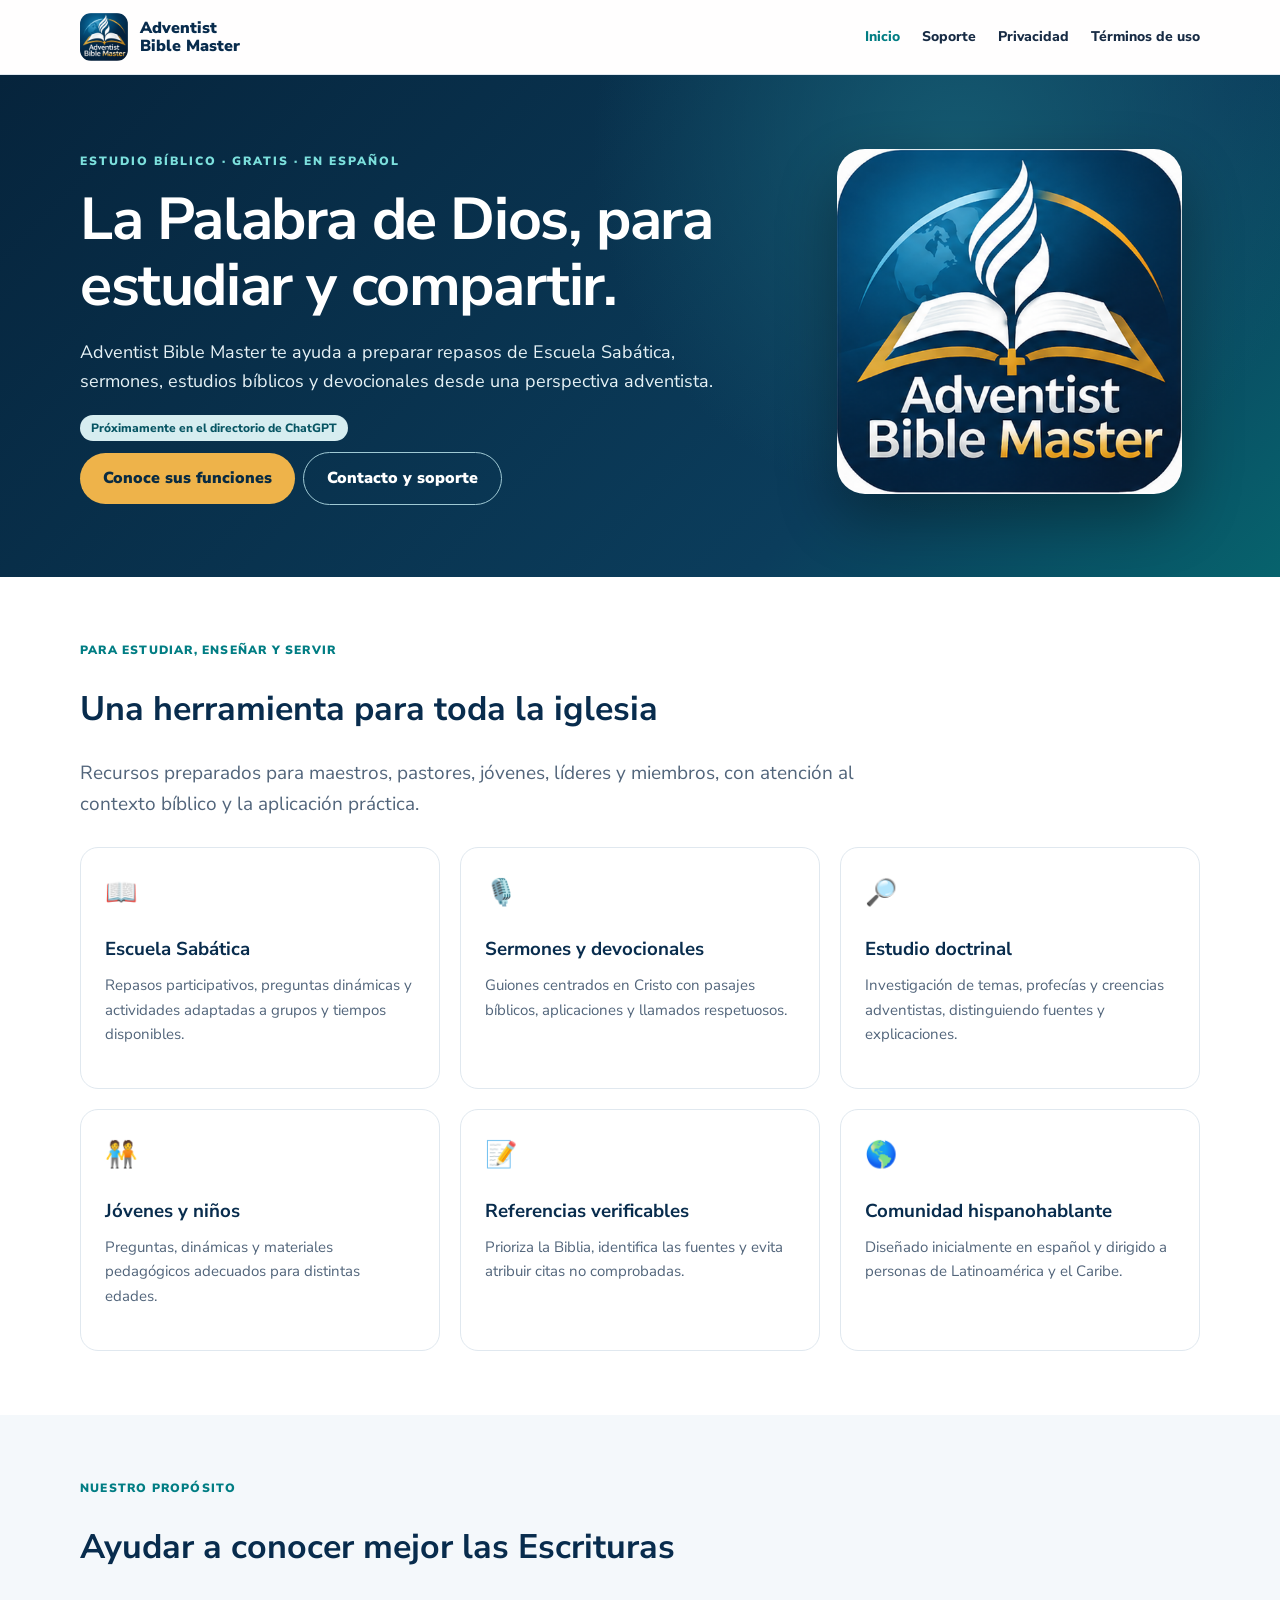
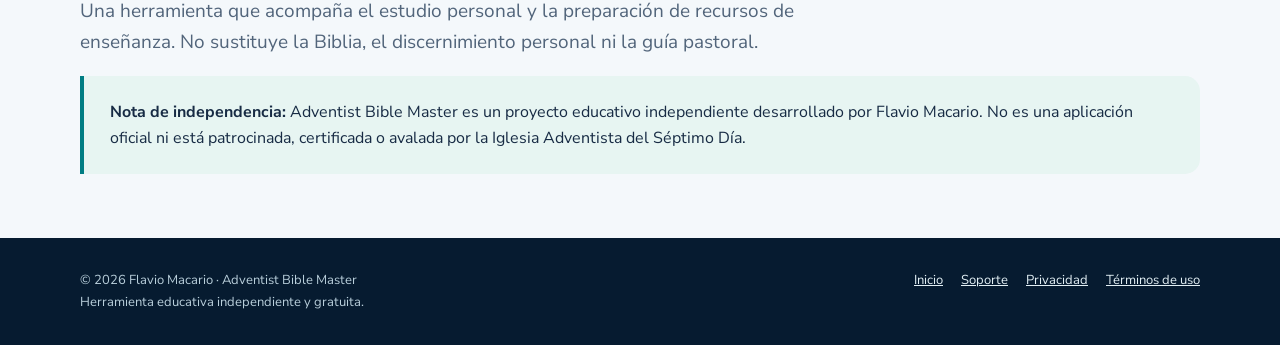
<file: index.html>
<!doctype html><html lang="es"><head><meta charset="utf-8"><meta name="viewport" content="width=device-width,initial-scale=1"><meta name="description" content="Adventist Bible Master: asistente gratuito de estudio bíblico desde una perspectiva adventista, creado por Flavio Macario."><title>Inicio | Adventist Bible Master</title><link rel="icon" type="image/png" href="logo.png"><link rel="stylesheet" href="estilos.css"></head><body><header><div class="wrap"><a class="brand" href="index.html"><img src="logo.png" alt="Icono Adventist Bible Master"><span>Adventist<br>Bible Master</span></a><nav aria-label="Navegación principal"><a href="index.html" aria-current="page">Inicio</a><a href="soporte.html">Soporte</a><a href="privacidad.html">Privacidad</a><a href="terminos.html">Términos de uso</a></nav></div></header><section class="hero"><div class="wrap"><div><span class="kicker">Estudio bíblico · Gratis · En español</span><h1>La Palabra de Dios, para estudiar y compartir.</h1><p>Adventist Bible Master te ayuda a preparar repasos de Escuela Sabática, sermones, estudios bíblicos y devocionales desde una perspectiva adventista.</p><span class="label">Próximamente en el directorio de ChatGPT</span><div><a class="button" href="#funciones">Conoce sus funciones</a><a class="button secondary" href="soporte.html">Contacto y soporte</a></div></div><div><img src="logo.png" alt="Emblema de Adventist Bible Master: Biblia abierta"></div></div></section>
<section class="section" id="funciones"><div class="wrap"><div class="eyebrow">Para estudiar, enseñar y servir</div><h2>Una herramienta para toda la iglesia</h2><p class="lead">Recursos preparados para maestros, pastores, jóvenes, líderes y miembros, con atención al contexto bíblico y la aplicación práctica.</p><div class="cards"><div class="card"><div class="symbol">📖</div><h3>Escuela Sabática</h3><p>Repasos participativos, preguntas dinámicas y actividades adaptadas a grupos y tiempos disponibles.</p></div><div class="card"><div class="symbol">🎙️</div><h3>Sermones y devocionales</h3><p>Guiones centrados en Cristo con pasajes bíblicos, aplicaciones y llamados respetuosos.</p></div><div class="card"><div class="symbol">🔎</div><h3>Estudio doctrinal</h3><p>Investigación de temas, profecías y creencias adventistas, distinguiendo fuentes y explicaciones.</p></div><div class="card"><div class="symbol">🧑‍🤝‍🧑</div><h3>Jóvenes y niños</h3><p>Preguntas, dinámicas y materiales pedagógicos adecuados para distintas edades.</p></div><div class="card"><div class="symbol">📝</div><h3>Referencias verificables</h3><p>Prioriza la Biblia, identifica las fuentes y evita atribuir citas no comprobadas.</p></div><div class="card"><div class="symbol">🌎</div><h3>Comunidad hispanohablante</h3><p>Diseñado inicialmente en español y dirigido a personas de Latinoamérica y el Caribe.</p></div></div></div></section>
<section class="section light"><div class="wrap"><div class="eyebrow">Nuestro propósito</div><h2>Ayudar a conocer mejor las Escrituras</h2><p class="lead">Una herramienta que acompaña el estudio personal y la preparación de recursos de enseñanza. No sustituye la Biblia, el discernimiento personal ni la guía pastoral.</p><div class="banner"><strong>Nota de independencia:</strong> Adventist Bible Master es un proyecto educativo independiente desarrollado por Flavio Macario. No es una aplicación oficial ni está patrocinada, certificada o avalada por la Iglesia Adventista del Séptimo Día.</div></div></section><footer><div class="wrap"><div>© 2026 Flavio Macario · Adventist Bible Master<br>Herramienta educativa independiente y gratuita.</div><div class="footer-links"><a href="index.html" aria-current="page">Inicio</a><a href="soporte.html">Soporte</a><a href="privacidad.html">Privacidad</a><a href="terminos.html">Términos de uso</a></div></div></footer></body></html>
</file>
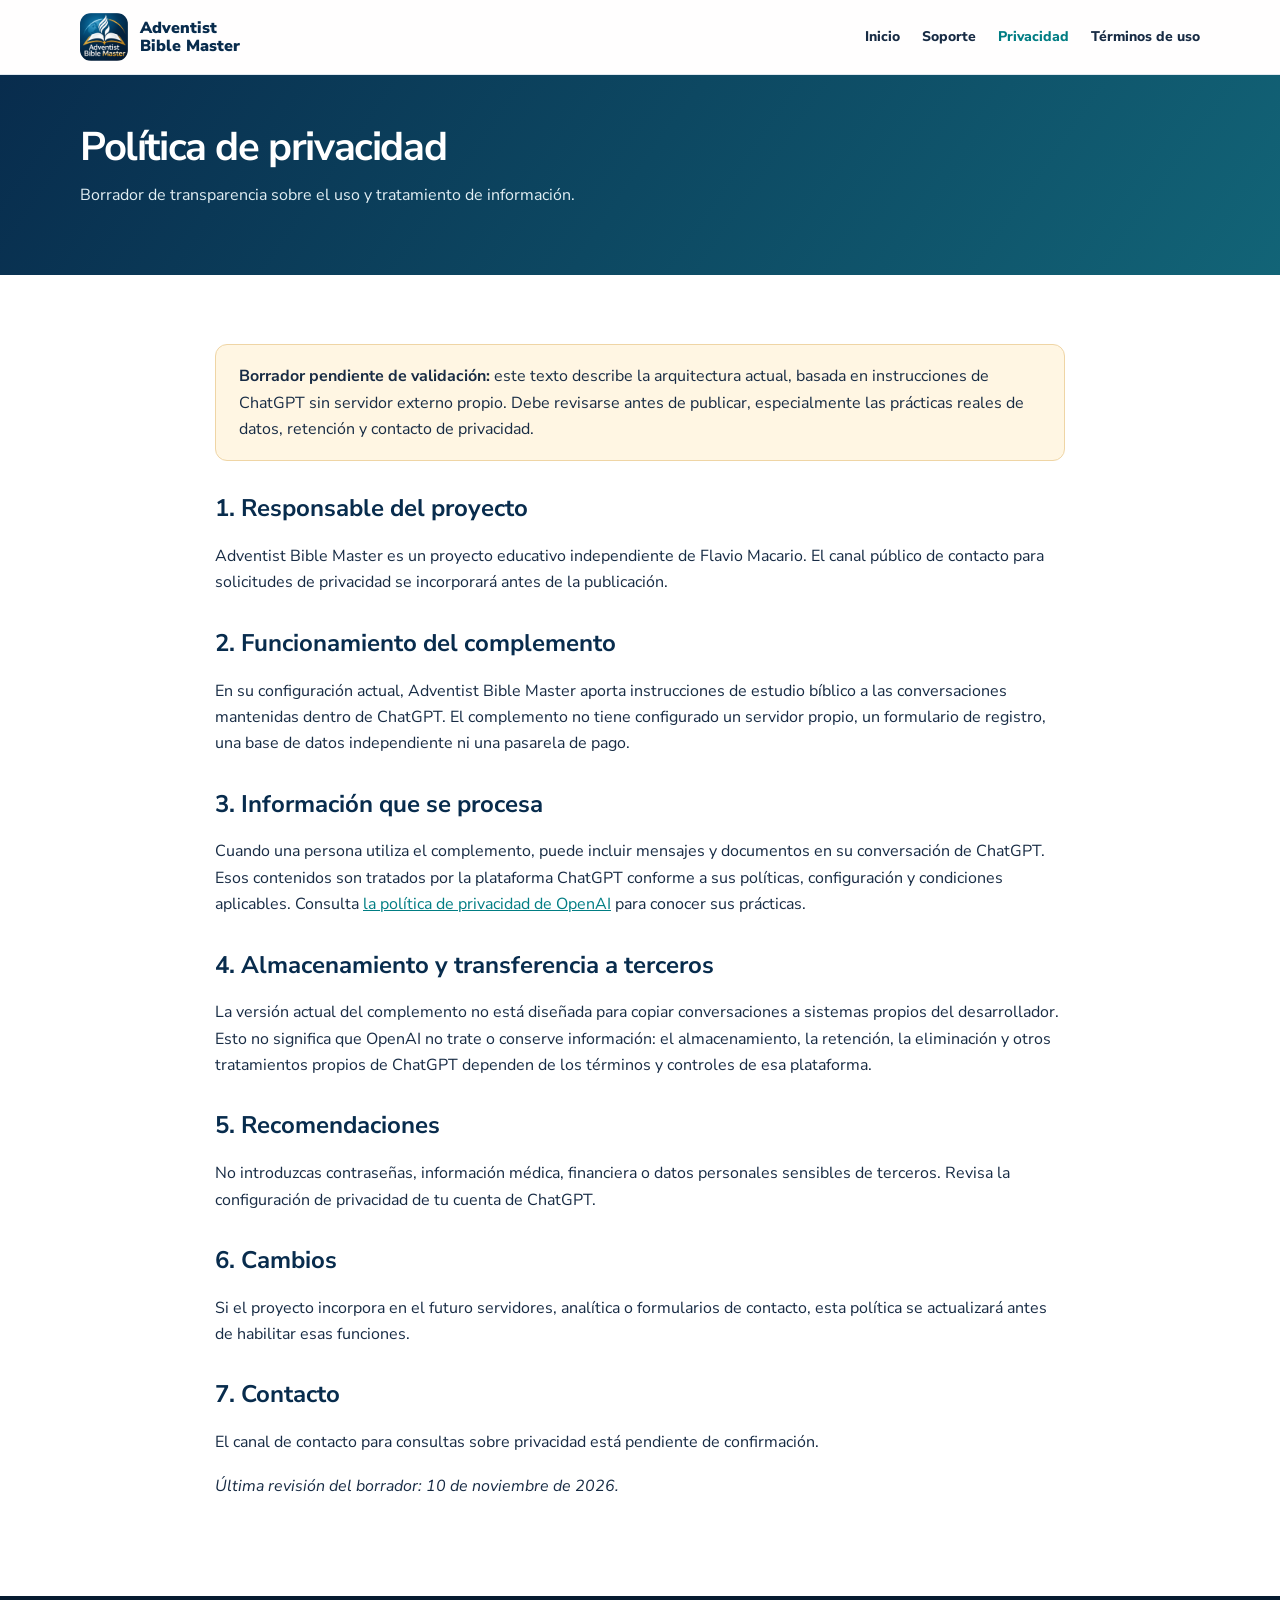
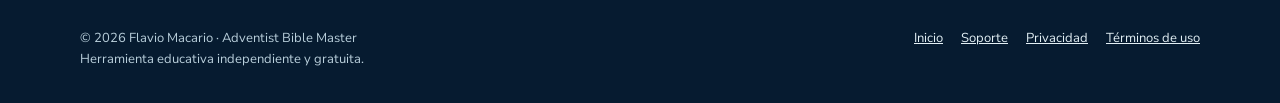
<file: privacidad.html>
<!doctype html><html lang="es"><head><meta charset="utf-8"><meta name="viewport" content="width=device-width,initial-scale=1"><meta name="description" content="Adventist Bible Master: asistente gratuito de estudio bíblico desde una perspectiva adventista, creado por Flavio Macario."><title>Privacidad | Adventist Bible Master</title><link rel="icon" type="image/png" href="logo.png"><link rel="stylesheet" href="estilos.css"></head><body><header><div class="wrap"><a class="brand" href="index.html"><img src="logo.png" alt="Icono Adventist Bible Master"><span>Adventist<br>Bible Master</span></a><nav aria-label="Navegación principal"><a href="index.html">Inicio</a><a href="soporte.html">Soporte</a><a href="privacidad.html" aria-current="page">Privacidad</a><a href="terminos.html">Términos de uso</a></nav></div></header><div class="page-head"><div class="wrap"><h1>Política de privacidad</h1><p>Borrador de transparencia sobre el uso y tratamiento de información.</p></div></div><main class="wrap prose"><div class="notice"><strong>Borrador pendiente de validación:</strong> este texto describe la arquitectura actual, basada en instrucciones de ChatGPT sin servidor externo propio. Debe revisarse antes de publicar, especialmente las prácticas reales de datos, retención y contacto de privacidad.</div><h2>1. Responsable del proyecto</h2><p>Adventist Bible Master es un proyecto educativo independiente de Flavio Macario. El canal público de contacto para solicitudes de privacidad se incorporará antes de la publicación.</p><h2>2. Funcionamiento del complemento</h2><p>En su configuración actual, Adventist Bible Master aporta instrucciones de estudio bíblico a las conversaciones mantenidas dentro de ChatGPT. El complemento no tiene configurado un servidor propio, un formulario de registro, una base de datos independiente ni una pasarela de pago.</p><h2>3. Información que se procesa</h2><p>Cuando una persona utiliza el complemento, puede incluir mensajes y documentos en su conversación de ChatGPT. Esos contenidos son tratados por la plataforma ChatGPT conforme a sus políticas, configuración y condiciones aplicables. Consulta <a href="https://openai.com/policies/privacy-policy/" target="_blank" rel="noopener">la política de privacidad de OpenAI</a> para conocer sus prácticas.</p><h2>4. Almacenamiento y transferencia a terceros</h2><p>La versión actual del complemento no está diseñada para copiar conversaciones a sistemas propios del desarrollador. Esto no significa que OpenAI no trate o conserve información: el almacenamiento, la retención, la eliminación y otros tratamientos propios de ChatGPT dependen de los términos y controles de esa plataforma.</p><h2>5. Recomendaciones</h2><p>No introduzcas contraseñas, información médica, financiera o datos personales sensibles de terceros. Revisa la configuración de privacidad de tu cuenta de ChatGPT.</p><h2>6. Cambios</h2><p>Si el proyecto incorpora en el futuro servidores, analítica o formularios de contacto, esta política se actualizará antes de habilitar esas funciones.</p><h2>7. Contacto</h2><p>El canal de contacto para consultas sobre privacidad está pendiente de confirmación.</p><p><em>Última revisión del borrador: 10 de noviembre de 2026.</em></p></main><footer><div class="wrap"><div>© 2026 Flavio Macario · Adventist Bible Master<br>Herramienta educativa independiente y gratuita.</div><div class="footer-links"><a href="index.html">Inicio</a><a href="soporte.html">Soporte</a><a href="privacidad.html" aria-current="page">Privacidad</a><a href="terminos.html">Términos de uso</a></div></div></footer></body></html>
</file>
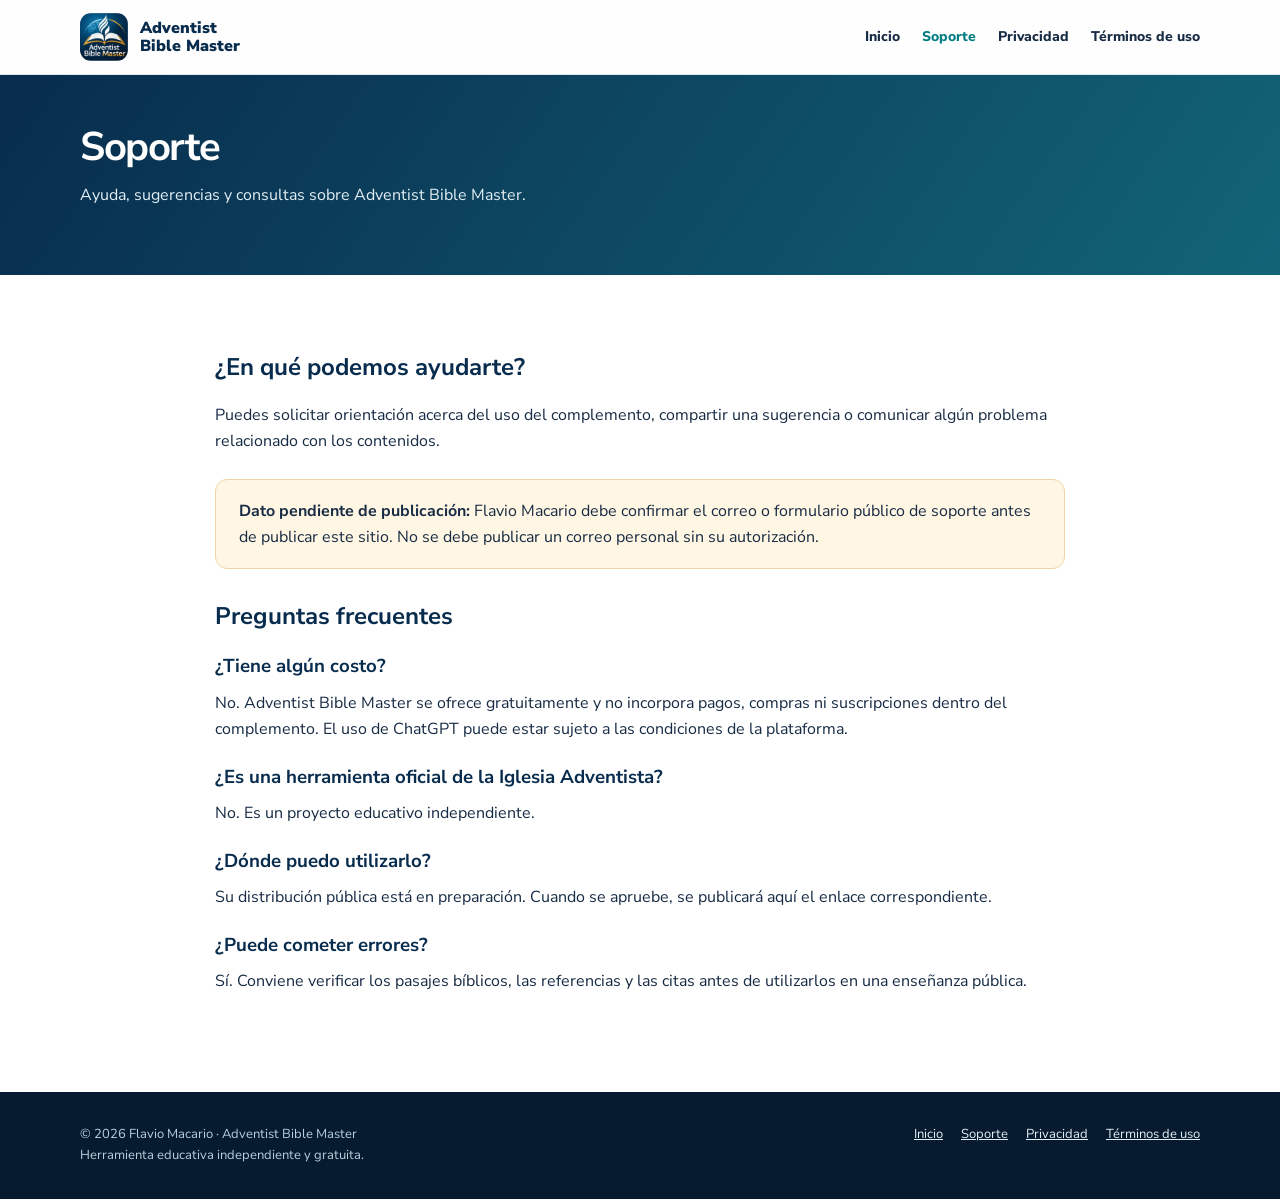
<file: soporte.html>
<!doctype html><html lang="es"><head><meta charset="utf-8"><meta name="viewport" content="width=device-width,initial-scale=1"><meta name="description" content="Adventist Bible Master: asistente gratuito de estudio bíblico desde una perspectiva adventista, creado por Flavio Macario."><title>Soporte | Adventist Bible Master</title><link rel="icon" type="image/png" href="logo.png"><link rel="stylesheet" href="estilos.css"></head><body><header><div class="wrap"><a class="brand" href="index.html"><img src="logo.png" alt="Icono Adventist Bible Master"><span>Adventist<br>Bible Master</span></a><nav aria-label="Navegación principal"><a href="index.html">Inicio</a><a href="soporte.html" aria-current="page">Soporte</a><a href="privacidad.html">Privacidad</a><a href="terminos.html">Términos de uso</a></nav></div></header><div class="page-head"><div class="wrap"><h1>Soporte</h1><p>Ayuda, sugerencias y consultas sobre Adventist Bible Master.</p></div></div><main class="wrap prose"><h2>¿En qué podemos ayudarte?</h2><p>Puedes solicitar orientación acerca del uso del complemento, compartir una sugerencia o comunicar algún problema relacionado con los contenidos.</p><div class="notice"><strong>Dato pendiente de publicación:</strong> Flavio Macario debe confirmar el correo o formulario público de soporte antes de publicar este sitio. No se debe publicar un correo personal sin su autorización.</div><h2>Preguntas frecuentes</h2><h3>¿Tiene algún costo?</h3><p>No. Adventist Bible Master se ofrece gratuitamente y no incorpora pagos, compras ni suscripciones dentro del complemento. El uso de ChatGPT puede estar sujeto a las condiciones de la plataforma.</p><h3>¿Es una herramienta oficial de la Iglesia Adventista?</h3><p>No. Es un proyecto educativo independiente.</p><h3>¿Dónde puedo utilizarlo?</h3><p>Su distribución pública está en preparación. Cuando se apruebe, se publicará aquí el enlace correspondiente.</p><h3>¿Puede cometer errores?</h3><p>Sí. Conviene verificar los pasajes bíblicos, las referencias y las citas antes de utilizarlos en una enseñanza pública.</p></main><footer><div class="wrap"><div>© 2026 Flavio Macario · Adventist Bible Master<br>Herramienta educativa independiente y gratuita.</div><div class="footer-links"><a href="index.html">Inicio</a><a href="soporte.html" aria-current="page">Soporte</a><a href="privacidad.html">Privacidad</a><a href="terminos.html">Términos de uso</a></div></div></footer></body></html>
</file>
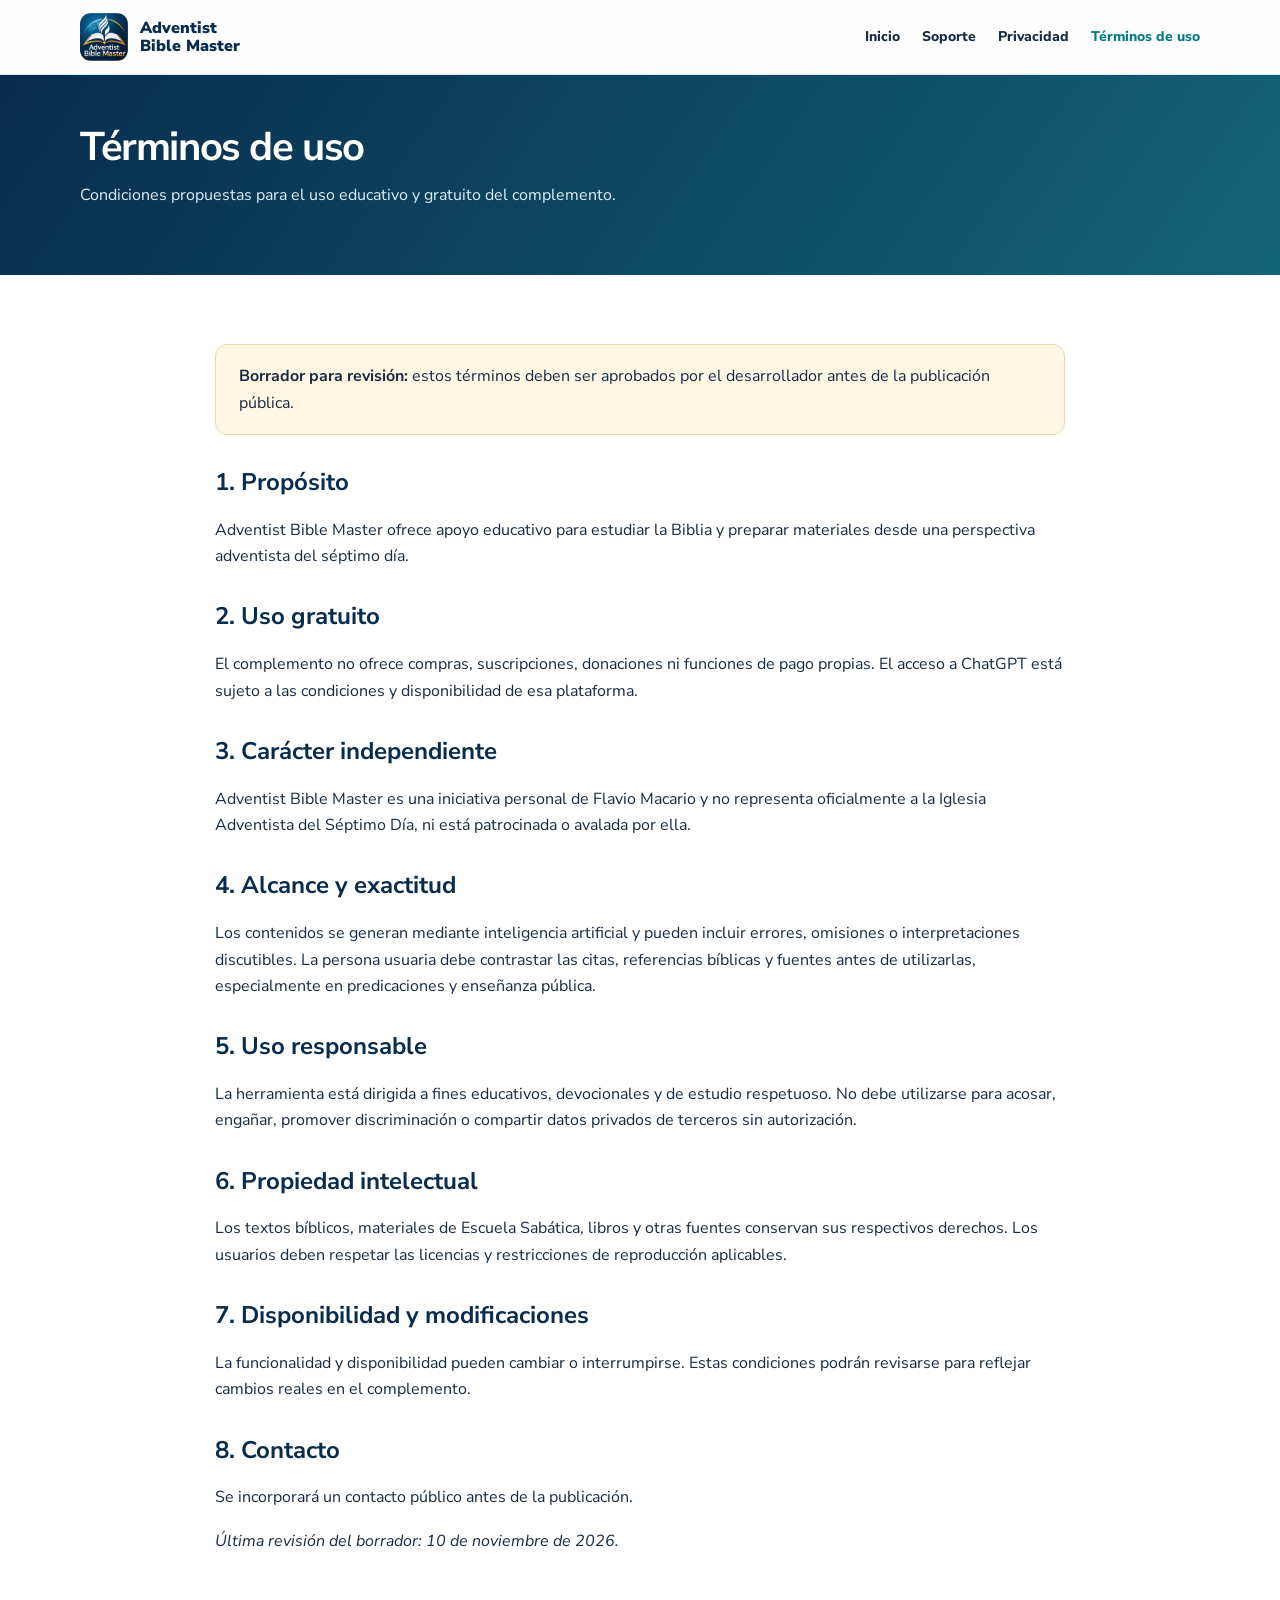
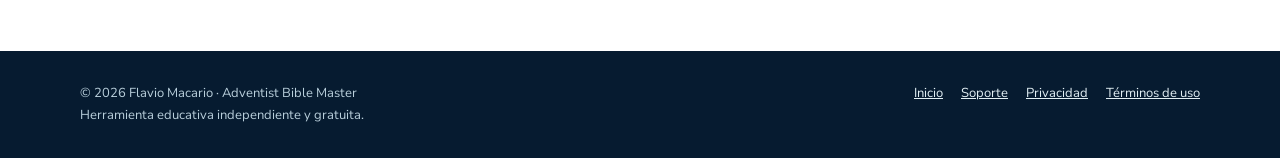
<file: terminos.html>
<!doctype html><html lang="es"><head><meta charset="utf-8"><meta name="viewport" content="width=device-width,initial-scale=1"><meta name="description" content="Adventist Bible Master: asistente gratuito de estudio bíblico desde una perspectiva adventista, creado por Flavio Macario."><title>Términos de uso | Adventist Bible Master</title><link rel="icon" type="image/png" href="logo.png"><link rel="stylesheet" href="estilos.css"></head><body><header><div class="wrap"><a class="brand" href="index.html"><img src="logo.png" alt="Icono Adventist Bible Master"><span>Adventist<br>Bible Master</span></a><nav aria-label="Navegación principal"><a href="index.html">Inicio</a><a href="soporte.html">Soporte</a><a href="privacidad.html">Privacidad</a><a href="terminos.html" aria-current="page">Términos de uso</a></nav></div></header><div class="page-head"><div class="wrap"><h1>Términos de uso</h1><p>Condiciones propuestas para el uso educativo y gratuito del complemento.</p></div></div><main class="wrap prose"><div class="notice"><strong>Borrador para revisión:</strong> estos términos deben ser aprobados por el desarrollador antes de la publicación pública.</div><h2>1. Propósito</h2><p>Adventist Bible Master ofrece apoyo educativo para estudiar la Biblia y preparar materiales desde una perspectiva adventista del séptimo día.</p><h2>2. Uso gratuito</h2><p>El complemento no ofrece compras, suscripciones, donaciones ni funciones de pago propias. El acceso a ChatGPT está sujeto a las condiciones y disponibilidad de esa plataforma.</p><h2>3. Carácter independiente</h2><p>Adventist Bible Master es una iniciativa personal de Flavio Macario y no representa oficialmente a la Iglesia Adventista del Séptimo Día, ni está patrocinada o avalada por ella.</p><h2>4. Alcance y exactitud</h2><p>Los contenidos se generan mediante inteligencia artificial y pueden incluir errores, omisiones o interpretaciones discutibles. La persona usuaria debe contrastar las citas, referencias bíblicas y fuentes antes de utilizarlas, especialmente en predicaciones y enseñanza pública.</p><h2>5. Uso responsable</h2><p>La herramienta está dirigida a fines educativos, devocionales y de estudio respetuoso. No debe utilizarse para acosar, engañar, promover discriminación o compartir datos privados de terceros sin autorización.</p><h2>6. Propiedad intelectual</h2><p>Los textos bíblicos, materiales de Escuela Sabática, libros y otras fuentes conservan sus respectivos derechos. Los usuarios deben respetar las licencias y restricciones de reproducción aplicables.</p><h2>7. Disponibilidad y modificaciones</h2><p>La funcionalidad y disponibilidad pueden cambiar o interrumpirse. Estas condiciones podrán revisarse para reflejar cambios reales en el complemento.</p><h2>8. Contacto</h2><p>Se incorporará un contacto público antes de la publicación.</p><p><em>Última revisión del borrador: 10 de noviembre de 2026.</em></p></main><footer><div class="wrap"><div>© 2026 Flavio Macario · Adventist Bible Master<br>Herramienta educativa independiente y gratuita.</div><div class="footer-links"><a href="index.html">Inicio</a><a href="soporte.html">Soporte</a><a href="privacidad.html">Privacidad</a><a href="terminos.html" aria-current="page">Términos de uso</a></div></div></footer></body></html>
</file>
<file: estilos.css>
@import url('https://fonts.googleapis.com/css2?family=Nunito+Sans:wght@400;500;600;700;800;900&display=swap');
:root{--navy:#082c4d;--dark:#061a30;--teal:#007d83;--gold:#eeb34a;--ink:#172b44;--muted:#52657b;--pale:#f4f8fb;--line:#e0e8ef}*{box-sizing:border-box}html{scroll-behavior:smooth}body{margin:0;font-family:'Nunito Sans',Arial,sans-serif;color:var(--ink);background:#fff;line-height:1.65}a{color:var(--teal)}.wrap{width:min(1120px,92%);margin:auto}header{position:sticky;top:0;background:#fffefef5;backdrop-filter:blur(12px);border-bottom:1px solid var(--line);z-index:5}header .wrap{display:flex;align-items:center;justify-content:space-between;padding:13px 0;gap:15px}.brand{display:flex;align-items:center;gap:12px;color:var(--navy);font-weight:900;text-decoration:none;font-size:16px;line-height:1.15}.brand img{width:48px;height:48px;border-radius:11px}nav{display:flex;gap:22px;flex-wrap:wrap}nav a{color:var(--ink);text-decoration:none;font-size:14px;font-weight:800}nav a[aria-current=page],nav a:hover{color:var(--teal)}.hero{background:radial-gradient(circle at 75% 15%,#155a71 0%,transparent 35%),linear-gradient(135deg,#06243c,#0b3d5c 70%,#07636d);color:white;overflow:hidden}.hero .wrap{display:grid;grid-template-columns:1.4fr .75fr;align-items:center;gap:7%;padding:72px 0}.kicker{font-weight:900;letter-spacing:2px;text-transform:uppercase;color:#7ce0dd;font-size:12px}h1{font-size:clamp(34px,5vw,59px);line-height:1.12;margin:14px 0 18px;letter-spacing:-1.4px}h2{font-size:clamp(25px,3vw,34px);color:var(--navy);line-height:1.2}h3{color:var(--navy);margin-bottom:8px}p{margin:0 0 17px}.hero p{font-size:18px;color:#e6f2f6}.hero img{width:100%;max-width:345px;border-radius:28px;box-shadow:0 24px 60px #0005}.button{display:inline-block;background:var(--gold);color:#092b42;text-decoration:none;padding:12px 23px;font-weight:900;border-radius:100px;margin-top:12px}.secondary{border:1px solid #9fc9d4;background:transparent;color:#fff;margin-left:8px}.section{padding:64px 0}.light{background:var(--pale)}.eyebrow{color:var(--teal);font-weight:900;text-transform:uppercase;letter-spacing:1.2px;font-size:12px}.lead{font-size:19px;color:var(--muted);max-width:790px}.cards{display:grid;grid-template-columns:repeat(3,1fr);gap:20px;margin-top:27px}.card{border:1px solid var(--line);border-radius:18px;padding:24px;background:#fff}.symbol{font-size:26px}.card p{color:var(--muted);font-size:15px}.banner{background:#e7f5f2;border-left:4px solid var(--teal);padding:23px 26px;border-radius:0 15px 15px 0}.page-head{background:linear-gradient(125deg,#082c4d,#126477);color:white;padding:50px 0}.page-head h1{font-size:40px;margin:0 0 12px}.page-head p{color:#e2eff4;max-width:750px}.prose{padding:45px 0 80px;max-width:850px}.prose h2{font-size:24px;margin-top:33px}.prose li{margin-bottom:10px}.notice{background:#fff6e3;padding:18px 23px;border:1px solid #efd5a5;border-radius:12px;margin:24px 0}footer{background:#061b30;color:#b9cfdb;padding:32px 0;font-size:13px}footer a{color:#e2eff4}footer .wrap{display:flex;justify-content:space-between;gap:20px;flex-wrap:wrap}.footer-links{display:flex;gap:18px;flex-wrap:wrap}.label{background:#d6edf0;color:#075563;border-radius:20px;padding:5px 11px;font-weight:800;font-size:12px}ul{padding-left:21px}@media(max-width:700px){header .wrap{align-items:flex-start;flex-direction:column}nav{gap:13px}.hero .wrap{grid-template-columns:1fr;padding:52px 0}.hero img{max-width:210px}.cards{grid-template-columns:1fr}.section{padding:45px 0}.secondary{margin-left:0}}
</file>
